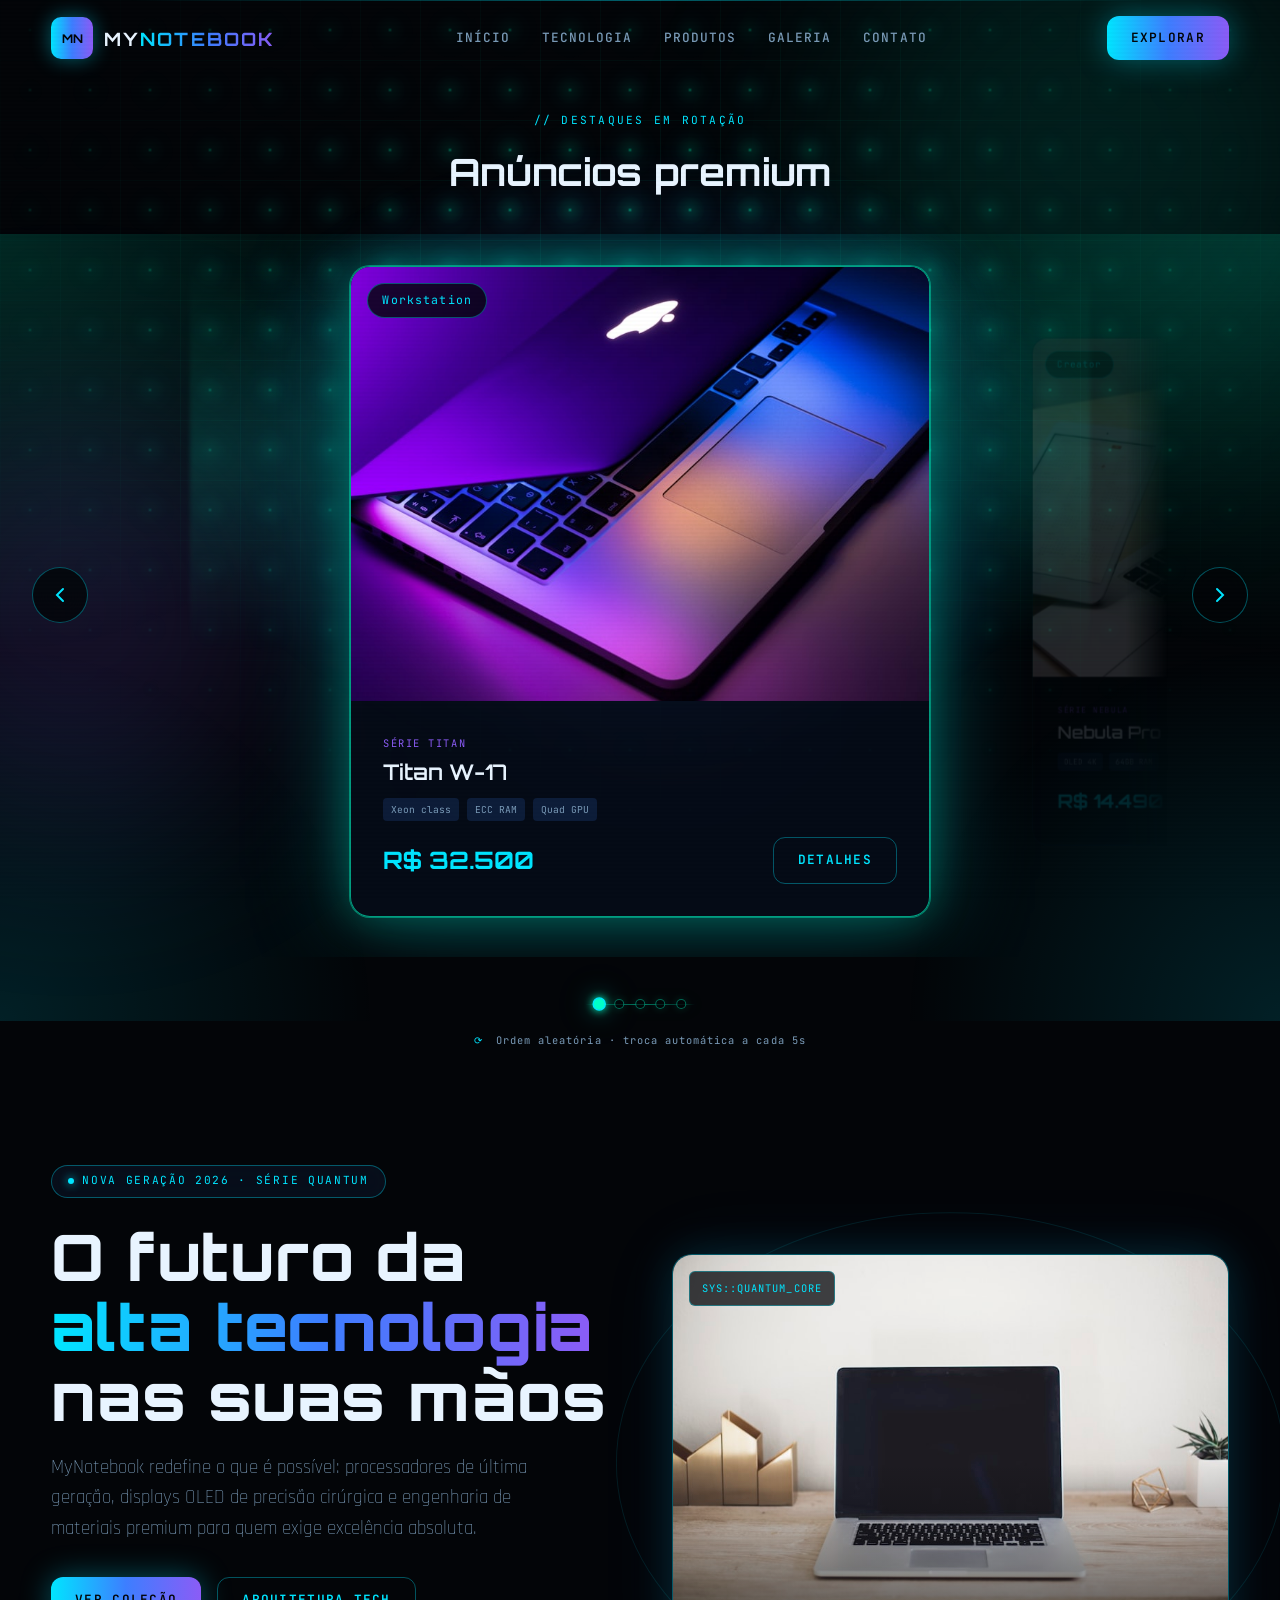
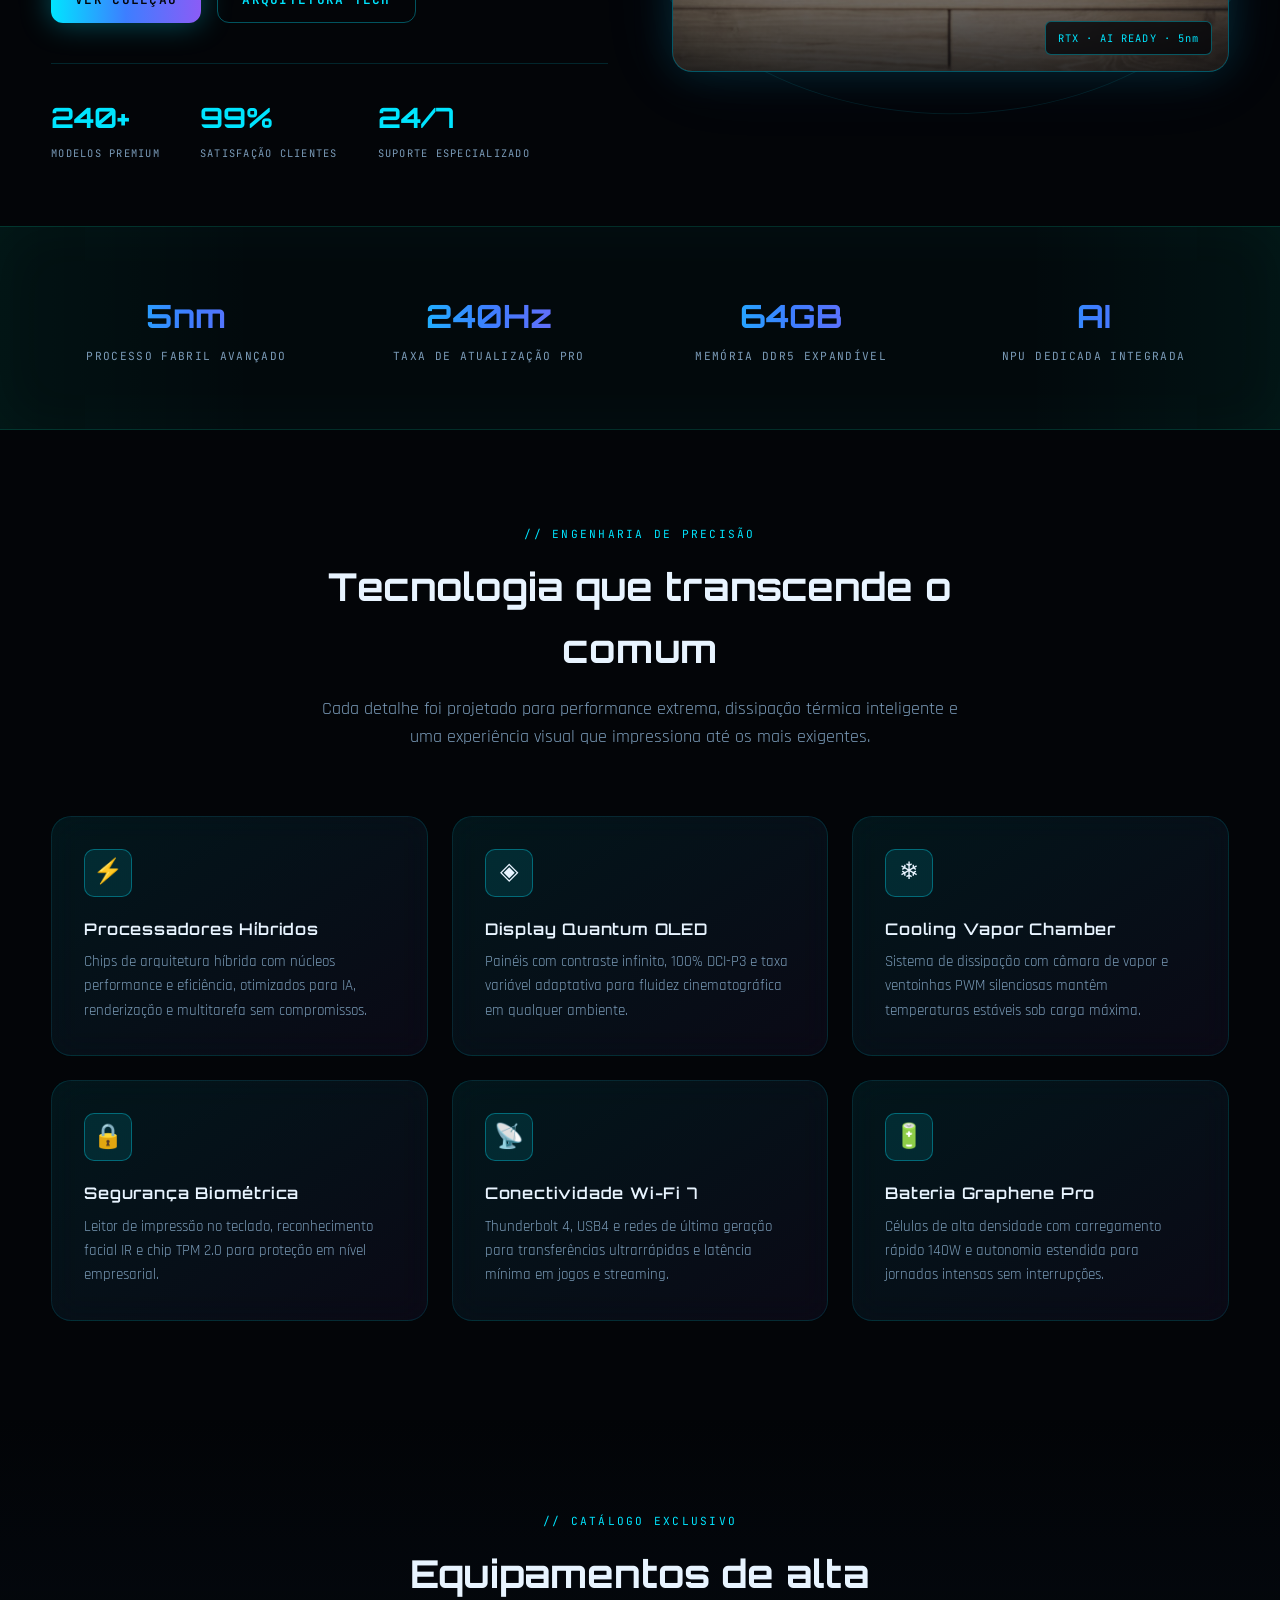
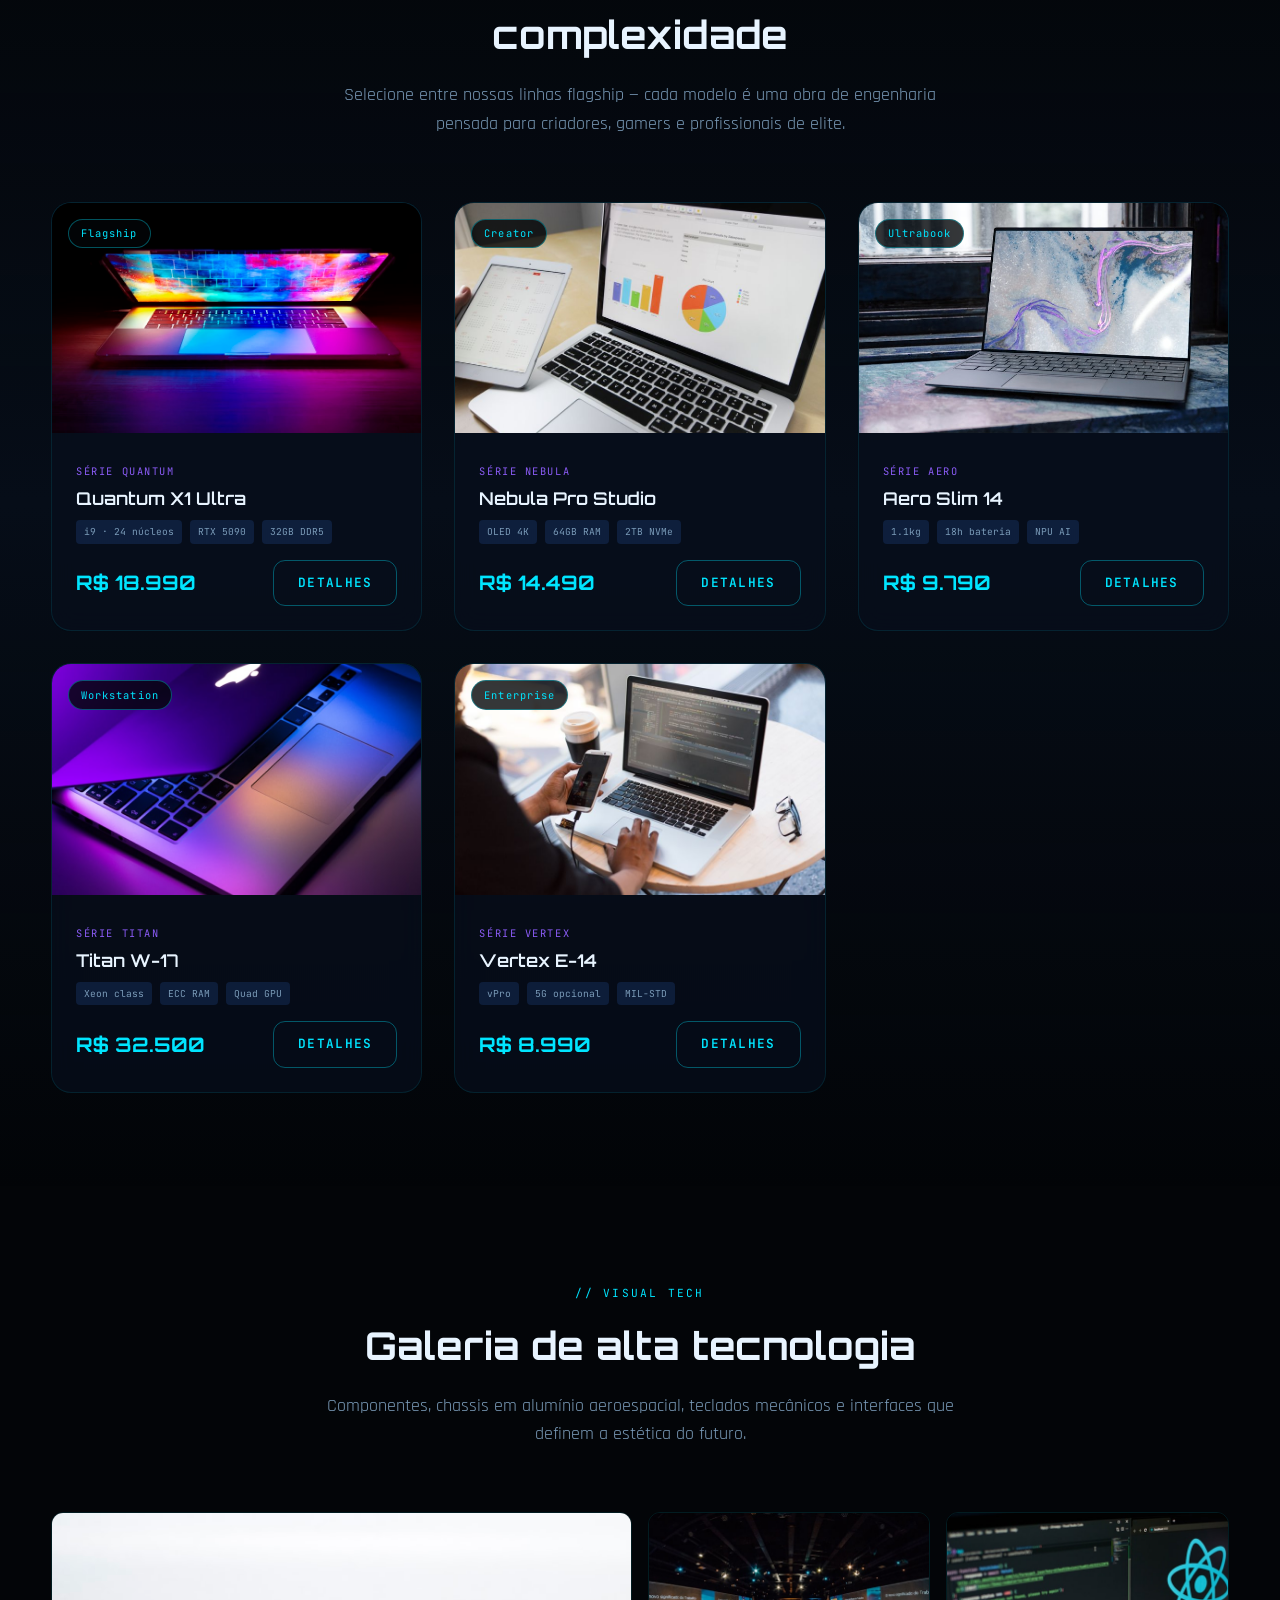
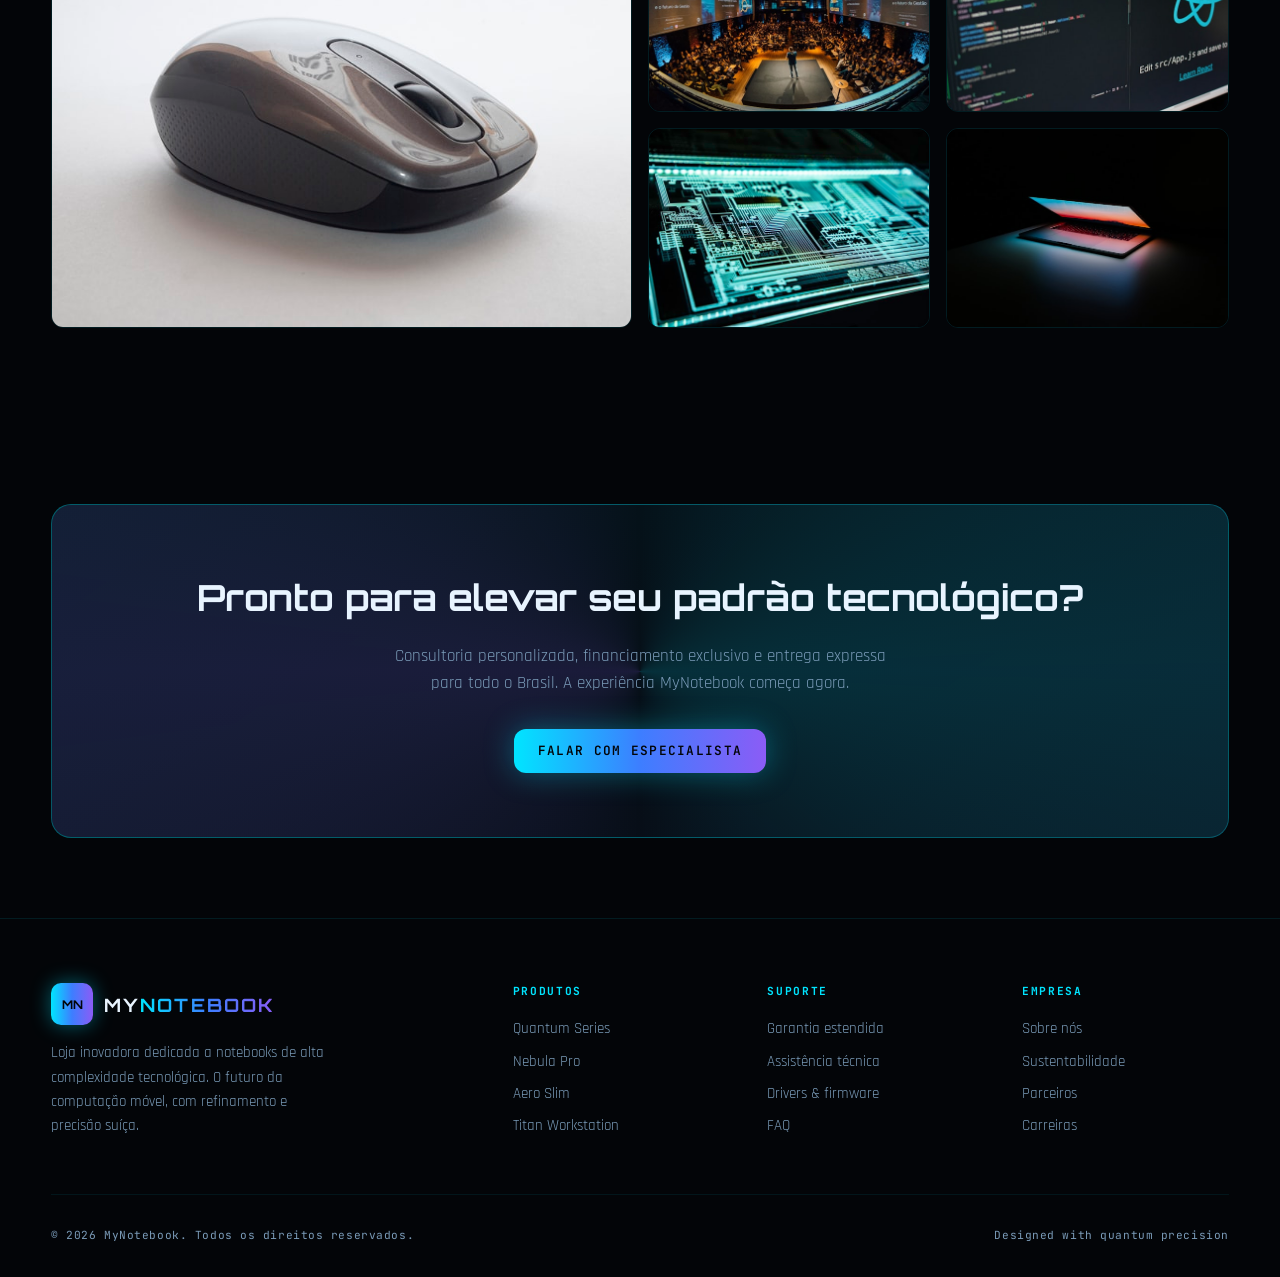
<file: index.html>
<!DOCTYPE html>
<html lang="pt-BR">
<head>
  <meta charset="UTF-8" />
  <meta name="viewport" content="width=device-width, initial-scale=1.0" />
  <meta name="description" content="MyNotebook — Loja inovadora de notebooks de alta performance, design futurista e tecnologia de ponta." />
  <title>MyNotebook | Alta Tecnologia em Notebooks</title>
  <link rel="icon" href="assets/favicon.svg" type="image/svg+xml" />
  <link rel="apple-touch-icon" href="assets/favicon.svg" />
  <link rel="preconnect" href="https://fonts.googleapis.com" />
  <link rel="preconnect" href="https://fonts.gstatic.com" crossorigin />
  <link href="https://fonts.googleapis.com/css2?family=JetBrains+Mono:wght@400;500;600&family=Orbitron:wght@500;600;700;800&family=Rajdhani:wght@300;400;500;600;700&display=swap" rel="stylesheet" />
  <link rel="stylesheet" href="css/styles.css" />
</head>
<body>
  <div class="bg-grid" aria-hidden="true"></div>
  <div class="bg-orb bg-orb--1" aria-hidden="true"></div>
  <div class="bg-orb bg-orb--2" aria-hidden="true"></div>
  <div class="bg-orb bg-orb--3" aria-hidden="true"></div>
  <div class="scanline" aria-hidden="true"></div>

  <header class="header">
    <div class="container header__inner">
      <a href="#" class="logo">
        <span class="logo__icon">MN</span>
        <span class="logo__text">My<span>Notebook</span></span>
      </a>
      <nav class="nav" aria-label="Principal">
        <a href="#inicio" class="nav__link">Início</a>
        <a href="#tecnologia" class="nav__link">Tecnologia</a>
        <a href="#produtos" class="nav__link">Produtos</a>
        <a href="#galeria" class="nav__link">Galeria</a>
        <a href="#contato" class="nav__link">Contato</a>
      </nav>
      <a href="#produtos" class="btn btn--primary">Explorar</a>
      <button class="menu-toggle" type="button" aria-label="Abrir menu" aria-expanded="false">
        <span></span><span></span><span></span>
      </button>
    </div>
  </header>

  <main>
    <!-- Carrossel de destaques (início do site) -->
    <section class="carousel-section" id="inicio" aria-label="Destaques em promoção">
      <div class="container">
        <header class="carousel-section__header reveal">
          <span class="section-tag">// Destaques em rotação</span>
          <h2 class="carousel-section__title">Anúncios <span class="gradient">premium</span></h2>
        </header>
      </div>

      <div class="carousel-section__showcase">
        <div class="carousel" data-carousel>
          <button type="button" class="carousel__btn carousel__btn--prev" aria-label="Anúncio anterior">
            <svg width="24" height="24" viewBox="0 0 24 24" fill="none" aria-hidden="true"><path d="M15 6l-6 6 6 6" stroke="currentColor" stroke-width="2" stroke-linecap="round"/></svg>
          </button>

          <div class="carousel__viewport">
            <div class="carousel__track">
              <div class="carousel__slide">
                <article class="product-card product-card--carousel">
                  <div class="product-card__image">
                    <span class="product-card__tag">Flagship</span>
                    <img src="assets/carrossel/quantum.jpg" alt="Quantum X1 Ultra" width="600" height="375" loading="eager" />
                  </div>
                  <div class="product-card__body">
                    <span class="product-card__series">Série Quantum</span>
                    <h3 class="product-card__name">Quantum X1 Ultra</h3>
                    <div class="product-card__specs">
                      <span class="spec-chip">i9 · 24 núcleos</span>
                      <span class="spec-chip">RTX 5090</span>
                      <span class="spec-chip">32GB DDR5</span>
                    </div>
                    <div class="product-card__footer">
                      <span class="product-card__price">R$ 18.990</span>
                      <a href="#produtos" class="btn btn--outline">Detalhes</a>
                    </div>
                  </div>
                </article>
              </div>
              <div class="carousel__slide">
                <article class="product-card product-card--carousel">
                  <div class="product-card__image">
                    <span class="product-card__tag">Workstation</span>
                    <img src="assets/carrossel/titan.jpg" alt="Titan W-17" width="600" height="375" loading="lazy" />
                  </div>
                  <div class="product-card__body">
                    <span class="product-card__series">Série Titan</span>
                    <h3 class="product-card__name">Titan W-17</h3>
                    <div class="product-card__specs">
                      <span class="spec-chip">Xeon class</span>
                      <span class="spec-chip">ECC RAM</span>
                      <span class="spec-chip">Quad GPU</span>
                    </div>
                    <div class="product-card__footer">
                      <span class="product-card__price">R$ 32.500</span>
                      <a href="#produtos" class="btn btn--outline">Detalhes</a>
                    </div>
                  </div>
                </article>
              </div>
              <div class="carousel__slide">
                <article class="product-card product-card--carousel">
                  <div class="product-card__image">
                    <span class="product-card__tag">Creator</span>
                    <img src="assets/carrossel/nebula.jpg" alt="Nebula Pro Studio — notebook creator moderno" width="600" height="375" loading="lazy" />
                  </div>
                  <div class="product-card__body">
                    <span class="product-card__series">Série Nebula</span>
                    <h3 class="product-card__name">Nebula Pro Studio</h3>
                    <div class="product-card__specs">
                      <span class="spec-chip">OLED 4K</span>
                      <span class="spec-chip">64GB RAM</span>
                      <span class="spec-chip">2TB NVMe</span>
                    </div>
                    <div class="product-card__footer">
                      <span class="product-card__price">R$ 14.490</span>
                      <a href="#produtos" class="btn btn--outline">Detalhes</a>
                    </div>
                  </div>
                </article>
              </div>
              <div class="carousel__slide">
                <article class="product-card product-card--carousel">
                  <div class="product-card__image">
                    <span class="product-card__tag">Ultrabook</span>
                    <img src="assets/carrossel/aero-slim.jpg" alt="Aero Slim 14 — ultrabook novo e moderno" width="600" height="375" loading="eager" />
                  </div>
                  <div class="product-card__body">
                    <span class="product-card__series">Série Aero</span>
                    <h3 class="product-card__name">Aero Slim 14</h3>
                    <div class="product-card__specs">
                      <span class="spec-chip">1.1kg</span>
                      <span class="spec-chip">18h bateria</span>
                      <span class="spec-chip">NPU AI</span>
                    </div>
                    <div class="product-card__footer">
                      <span class="product-card__price">R$ 9.790</span>
                      <a href="#produtos" class="btn btn--outline">Detalhes</a>
                    </div>
                  </div>
                </article>
              </div>
              <div class="carousel__slide">
                <article class="product-card product-card--carousel">
                  <div class="product-card__image">
                    <span class="product-card__tag">Enterprise</span>
                    <img src="assets/carrossel/vertex.jpg" alt="Vertex E-14 — notebook corporativo" width="600" height="375" loading="lazy" />
                  </div>
                  <div class="product-card__body">
                    <span class="product-card__series">Série Vertex</span>
                    <h3 class="product-card__name">Vertex E-14</h3>
                    <div class="product-card__specs">
                      <span class="spec-chip">vPro</span>
                      <span class="spec-chip">5G opcional</span>
                      <span class="spec-chip">MIL-STD</span>
                    </div>
                    <div class="product-card__footer">
                      <span class="product-card__price">R$ 8.990</span>
                      <a href="#produtos" class="btn btn--outline">Detalhes</a>
                    </div>
                  </div>
                </article>
              </div>
            </div>
          </div>

          <button type="button" class="carousel__btn carousel__btn--next" aria-label="Próximo anúncio">
            <svg width="24" height="24" viewBox="0 0 24 24" fill="none" aria-hidden="true"><path d="M9 6l6 6-6 6" stroke="currentColor" stroke-width="2" stroke-linecap="round"/></svg>
          </button>

          <div class="carousel__dots" role="tablist" aria-label="Selecionar anúncio"></div>
          <p class="carousel__hint">
            <span class="carousel__shuffle-icon">⟳</span>
            Ordem aleatória · troca automática a cada 5s
          </p>
        </div>
      </div>
    </section>

    <!-- Hero -->
    <section class="hero">
      <div class="container hero__grid">
        <div class="hero__content reveal">
          <div class="hero__badge">Nova geração 2026 · Série Quantum</div>
          <h1 class="hero__title">
            O futuro da<br />
            <span class="gradient">alta tecnologia</span><br />
            nas suas mãos
          </h1>
          <p class="hero__subtitle">
            MyNotebook redefine o que é possível: processadores de última geração,
            displays OLED de precisão cirúrgica e engenharia de materiais premium
            para quem exige excelência absoluta.
          </p>
          <div class="hero__actions">
            <a href="#produtos" class="btn btn--primary">Ver coleção</a>
            <a href="#tecnologia" class="btn btn--outline">Arquitetura tech</a>
          </div>
          <div class="hero__stats">
            <div class="stat">
              <div class="stat__value" data-count="240" data-suffix="+">0+</div>
              <div class="stat__label">Modelos premium</div>
            </div>
            <div class="stat">
              <div class="stat__value" data-count="99" data-suffix="%">0%</div>
              <div class="stat__label">Satisfação clientes</div>
            </div>
            <div class="stat">
              <div class="stat__value">24/7</div>
              <div class="stat__label">Suporte especializado</div>
            </div>
          </div>
        </div>
        <div class="hero__visual reveal">
          <div class="hero__ring" aria-hidden="true"></div>
          <div class="hero__frame">
            <span class="hero__hud hero__hud--tl">SYS::QUANTUM_CORE</span>
            <img
              src="assets/carrossel/hero.jpg"
              alt="Notebook futurista de alta performance em ambiente tecnológico"
              width="900"
              height="675"
              loading="eager"
            />
            <span class="hero__hud hero__hud--br">RTX · AI READY · 5nm</span>
          </div>
        </div>
      </div>
    </section>

    <!-- Specs band -->
    <div class="specs-band reveal">
      <div class="container specs-band__inner">
        <div class="specs-band__item">
          <h3>5nm</h3>
          <p>Processo fabril avançado</p>
        </div>
        <div class="specs-band__item">
          <h3>240Hz</h3>
          <p>Taxa de atualização pro</p>
        </div>
        <div class="specs-band__item">
          <h3>64GB</h3>
          <p>Memória DDR5 expandível</p>
        </div>
        <div class="specs-band__item">
          <h3>AI</h3>
          <p>NPU dedicada integrada</p>
        </div>
      </div>
    </div>

    <!-- Features / Tecnologia -->
    <section id="tecnologia">
      <div class="container">
        <header class="section-header reveal">
          <span class="section-tag">// Engenharia de precisão</span>
          <h2 class="section-title">Tecnologia que transcende o comum</h2>
          <p class="section-desc">
            Cada detalhe foi projetado para performance extrema, dissipação térmica
            inteligente e uma experiência visual que impressiona até os mais exigentes.
          </p>
        </header>
        <div class="features__grid">
          <article class="feature-card reveal">
            <div class="feature-card__icon">⚡</div>
            <h3 class="feature-card__title">Processadores Híbridos</h3>
            <p class="feature-card__text">
              Chips de arquitetura híbrida com núcleos performance e eficiência,
              otimizados para IA, renderização e multitarefa sem compromissos.
            </p>
          </article>
          <article class="feature-card reveal">
            <div class="feature-card__icon">◈</div>
            <h3 class="feature-card__title">Display Quantum OLED</h3>
            <p class="feature-card__text">
              Painéis com contraste infinito, 100% DCI-P3 e taxa variável adaptativa
              para fluidez cinematográfica em qualquer ambiente.
            </p>
          </article>
          <article class="feature-card reveal">
            <div class="feature-card__icon">❄</div>
            <h3 class="feature-card__title">Cooling Vapor Chamber</h3>
            <p class="feature-card__text">
              Sistema de dissipação com câmara de vapor e ventoinhas PWM silenciosas
              mantêm temperaturas estáveis sob carga máxima.
            </p>
          </article>
          <article class="feature-card reveal">
            <div class="feature-card__icon">🔒</div>
            <h3 class="feature-card__title">Segurança Biométrica</h3>
            <p class="feature-card__text">
              Leitor de impressão no teclado, reconhecimento facial IR e chip TPM 2.0
              para proteção em nível empresarial.
            </p>
          </article>
          <article class="feature-card reveal">
            <div class="feature-card__icon">📡</div>
            <h3 class="feature-card__title">Conectividade Wi-Fi 7</h3>
            <p class="feature-card__text">
              Thunderbolt 4, USB4 e redes de última geração para transferências
              ultrarrápidas e latência mínima em jogos e streaming.
            </p>
          </article>
          <article class="feature-card reveal">
            <div class="feature-card__icon">🔋</div>
            <h3 class="feature-card__title">Bateria Graphene Pro</h3>
            <p class="feature-card__text">
              Células de alta densidade com carregamento rápido 140W e autonomia
              estendida para jornadas intensas sem interrupções.
            </p>
          </article>
        </div>
      </div>
    </section>

    <!-- Produtos -->
    <section class="products" id="produtos">
      <div class="container">
        <header class="section-header reveal">
          <span class="section-tag">// Catálogo exclusivo</span>
          <h2 class="section-title">Equipamentos de alta complexidade</h2>
          <p class="section-desc">
            Selecione entre nossas linhas flagship — cada modelo é uma obra de
            engenharia pensada para criadores, gamers e profissionais de elite.
          </p>
        </header>
        <div class="products__grid">
          <article class="product-card reveal">
            <div class="product-card__image">
              <span class="product-card__tag">Flagship</span>
              <img
                src="assets/carrossel/quantum.jpg"
                alt="MyNotebook Quantum X1 — laptop gaming premium"
                width="600"
                height="375"
                loading="lazy"
              />
            </div>
            <div class="product-card__body">
              <span class="product-card__series">Série Quantum</span>
              <h3 class="product-card__name">Quantum X1 Ultra</h3>
              <div class="product-card__specs">
                <span class="spec-chip">i9 · 24 núcleos</span>
                <span class="spec-chip">RTX 5090</span>
                <span class="spec-chip">32GB DDR5</span>
              </div>
              <div class="product-card__footer">
                <span class="product-card__price">R$ 18.990</span>
                <a href="#" class="btn btn--outline">Detalhes</a>
              </div>
            </div>
          </article>
          <article class="product-card reveal">
            <div class="product-card__image">
              <span class="product-card__tag">Creator</span>
              <img
                src="assets/carrossel/nebula.jpg"
                alt="MyNotebook Nebula Pro — workstation criativa"
                width="600"
                height="375"
                loading="lazy"
              />
            </div>
            <div class="product-card__body">
              <span class="product-card__series">Série Nebula</span>
              <h3 class="product-card__name">Nebula Pro Studio</h3>
              <div class="product-card__specs">
                <span class="spec-chip">OLED 4K</span>
                <span class="spec-chip">64GB RAM</span>
                <span class="spec-chip">2TB NVMe</span>
              </div>
              <div class="product-card__footer">
                <span class="product-card__price">R$ 14.490</span>
                <a href="#" class="btn btn--outline">Detalhes</a>
              </div>
            </div>
          </article>
          <article class="product-card reveal">
            <div class="product-card__image">
              <span class="product-card__tag">Ultrabook</span>
              <img
                src="assets/carrossel/aero-slim.jpg"
                alt="MyNotebook Aero Slim — ultrabook fino e poderoso"
                width="600"
                height="375"
                loading="lazy"
              />
            </div>
            <div class="product-card__body">
              <span class="product-card__series">Série Aero</span>
              <h3 class="product-card__name">Aero Slim 14</h3>
              <div class="product-card__specs">
                <span class="spec-chip">1.1kg</span>
                <span class="spec-chip">18h bateria</span>
                <span class="spec-chip">NPU AI</span>
              </div>
              <div class="product-card__footer">
                <span class="product-card__price">R$ 9.790</span>
                <a href="#" class="btn btn--outline">Detalhes</a>
              </div>
            </div>
          </article>
          <article class="product-card reveal">
            <div class="product-card__image">
              <span class="product-card__tag">Workstation</span>
              <img
                src="assets/carrossel/titan.jpg"
                alt="MyNotebook Titan W — estação de trabalho móvel"
                width="600"
                height="375"
                loading="lazy"
              />
            </div>
            <div class="product-card__body">
              <span class="product-card__series">Série Titan</span>
              <h3 class="product-card__name">Titan W-17</h3>
              <div class="product-card__specs">
                <span class="spec-chip">Xeon class</span>
                <span class="spec-chip">ECC RAM</span>
                <span class="spec-chip">Quad GPU</span>
              </div>
              <div class="product-card__footer">
                <span class="product-card__price">R$ 32.500</span>
                <a href="#" class="btn btn--outline">Detalhes</a>
              </div>
            </div>
          </article>
          <article class="product-card reveal">
            <div class="product-card__image">
              <span class="product-card__tag">Enterprise</span>
              <img
                src="assets/carrossel/vertex.jpg"
                alt="MyNotebook Vertex E — notebook corporativo seguro"
                width="600"
                height="375"
                loading="lazy"
              />
            </div>
            <div class="product-card__body">
              <span class="product-card__series">Série Vertex</span>
              <h3 class="product-card__name">Vertex E-14</h3>
              <div class="product-card__specs">
                <span class="spec-chip">vPro</span>
                <span class="spec-chip">5G opcional</span>
                <span class="spec-chip">MIL-STD</span>
              </div>
              <div class="product-card__footer">
                <span class="product-card__price">R$ 8.990</span>
                <a href="#" class="btn btn--outline">Detalhes</a>
              </div>
            </div>
          </article>
        </div>
      </div>
    </section>

    <!-- Galeria -->
    <section id="galeria">
      <div class="container">
        <header class="section-header reveal">
          <span class="section-tag">// Visual tech</span>
          <h2 class="section-title">Galeria de alta tecnologia</h2>
          <p class="section-desc">
            Componentes, chassis em alumínio aeroespacial, teclados mecânicos
            e interfaces que definem a estética do futuro.
          </p>
        </header>
        <div class="gallery__grid">
          <div class="gallery__item gallery__item--large reveal">
            <img
              src="assets/galeria/setup.jpg"
              alt="Setup tecnológico com múltiplos monitores e notebook"
              loading="lazy"
            />
            <div class="gallery__overlay">
              <h4>Command Center</h4>
              <p>Estação de controle total</p>
            </div>
          </div>
          <div class="gallery__item reveal">
            <img
              src="assets/galeria/teclado.jpg"
              alt="Teclado mecânico RGB de notebook gamer"
              loading="lazy"
            />
            <div class="gallery__overlay">
              <h4>Periféricos Pro</h4>
              <p>Input de precisão</p>
            </div>
          </div>
          <div class="gallery__item reveal">
            <img
              src="assets/galeria/chip.jpg"
              alt="Circuitos e tecnologia de hardware avançado"
              loading="lazy"
            />
            <div class="gallery__overlay">
              <h4>Chip Architecture</h4>
              <p>Silício de última geração</p>
            </div>
          </div>
          <div class="gallery__item reveal">
            <img
              src="assets/galeria/neon.jpg"
              alt="Ambiente cyberpunk com iluminação neon tecnológica"
              loading="lazy"
            />
            <div class="gallery__overlay">
              <h4>Ambiente Neon</h4>
              <p>Design imersivo</p>
            </div>
          </div>
          <div class="gallery__item reveal">
            <img
              src="assets/galeria/display.jpg"
              alt="Notebook aberto com tela iluminada em destaque"
              loading="lazy"
            />
            <div class="gallery__overlay">
              <h4>Display Edge</h4>
              <p>Bordas infinitas</p>
            </div>
          </div>
        </div>
      </div>
    </section>

    <!-- CTA -->
    <section class="cta" id="contato">
      <div class="container">
        <div class="cta__box reveal">
          <div class="cta__content">
            <h2 class="cta__title">Pronto para elevar seu padrão tecnológico?</h2>
            <p class="cta__text">
              Consultoria personalizada, financiamento exclusivo e entrega expressa
              para todo o Brasil. A experiência MyNotebook começa agora.
            </p>
            <a href="mailto:contato@mynotebook.com.br" class="btn btn--primary">Falar com especialista</a>
          </div>
        </div>
      </div>
    </section>
  </main>

  <footer class="footer">
    <div class="container">
      <div class="footer__grid">
        <div class="footer__brand">
          <a href="#" class="logo">
            <span class="logo__icon">MN</span>
            <span class="logo__text">My<span>Notebook</span></span>
          </a>
          <p>
            Loja inovadora dedicada a notebooks de alta complexidade tecnológica.
            O futuro da computação móvel, com refinamento e precisão suíça.
          </p>
        </div>
        <div class="footer__col">
          <h4>Produtos</h4>
          <a href="#">Quantum Series</a>
          <a href="#">Nebula Pro</a>
          <a href="#">Aero Slim</a>
          <a href="#">Titan Workstation</a>
        </div>
        <div class="footer__col">
          <h4>Suporte</h4>
          <a href="#">Garantia estendida</a>
          <a href="#">Assistência técnica</a>
          <a href="#">Drivers &amp; firmware</a>
          <a href="#">FAQ</a>
        </div>
        <div class="footer__col">
          <h4>Empresa</h4>
          <a href="#">Sobre nós</a>
          <a href="#">Sustentabilidade</a>
          <a href="#">Parceiros</a>
          <a href="#">Carreiras</a>
        </div>
      </div>
      <div class="footer__bottom">
        <span>© 2026 MyNotebook. Todos os direitos reservados.</span>
        <span>Designed with quantum precision</span>
      </div>
    </div>
  </footer>

  <script src="js/main.js"></script>
</body>
</html>
</file>
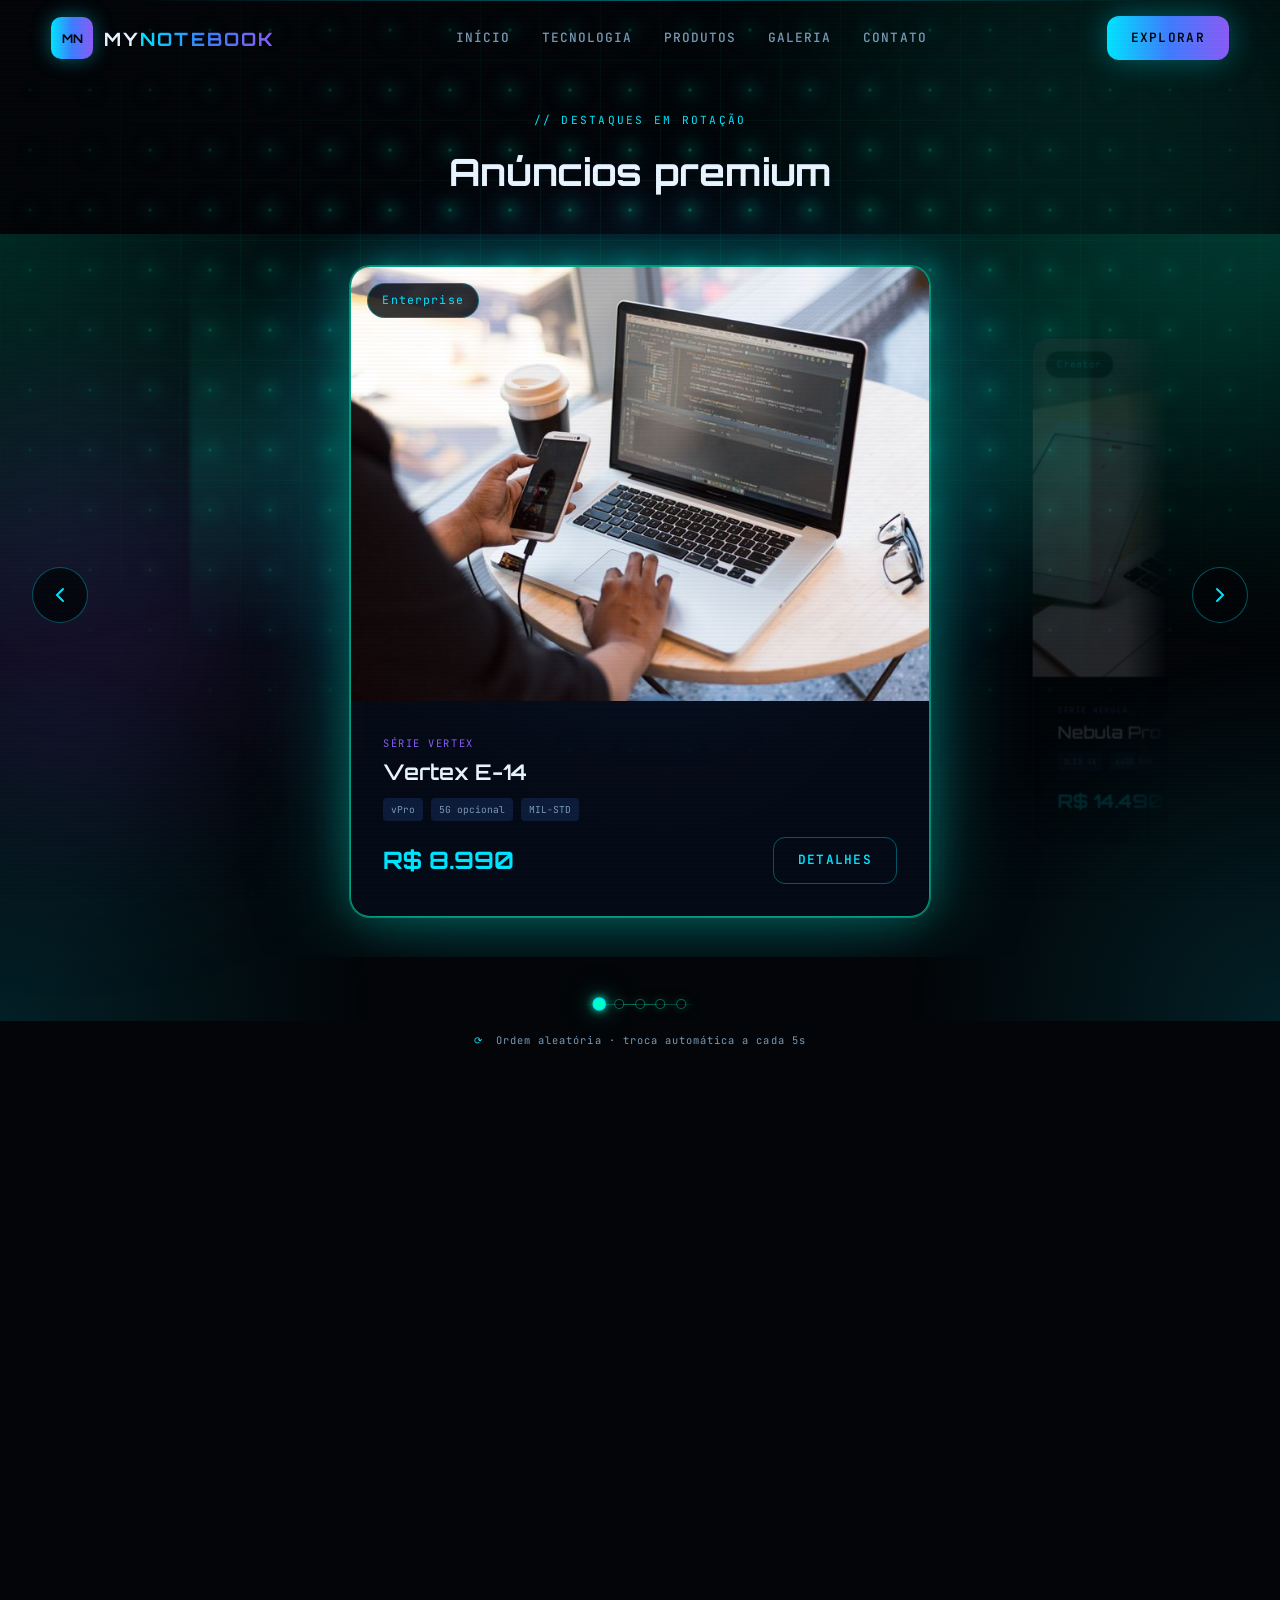
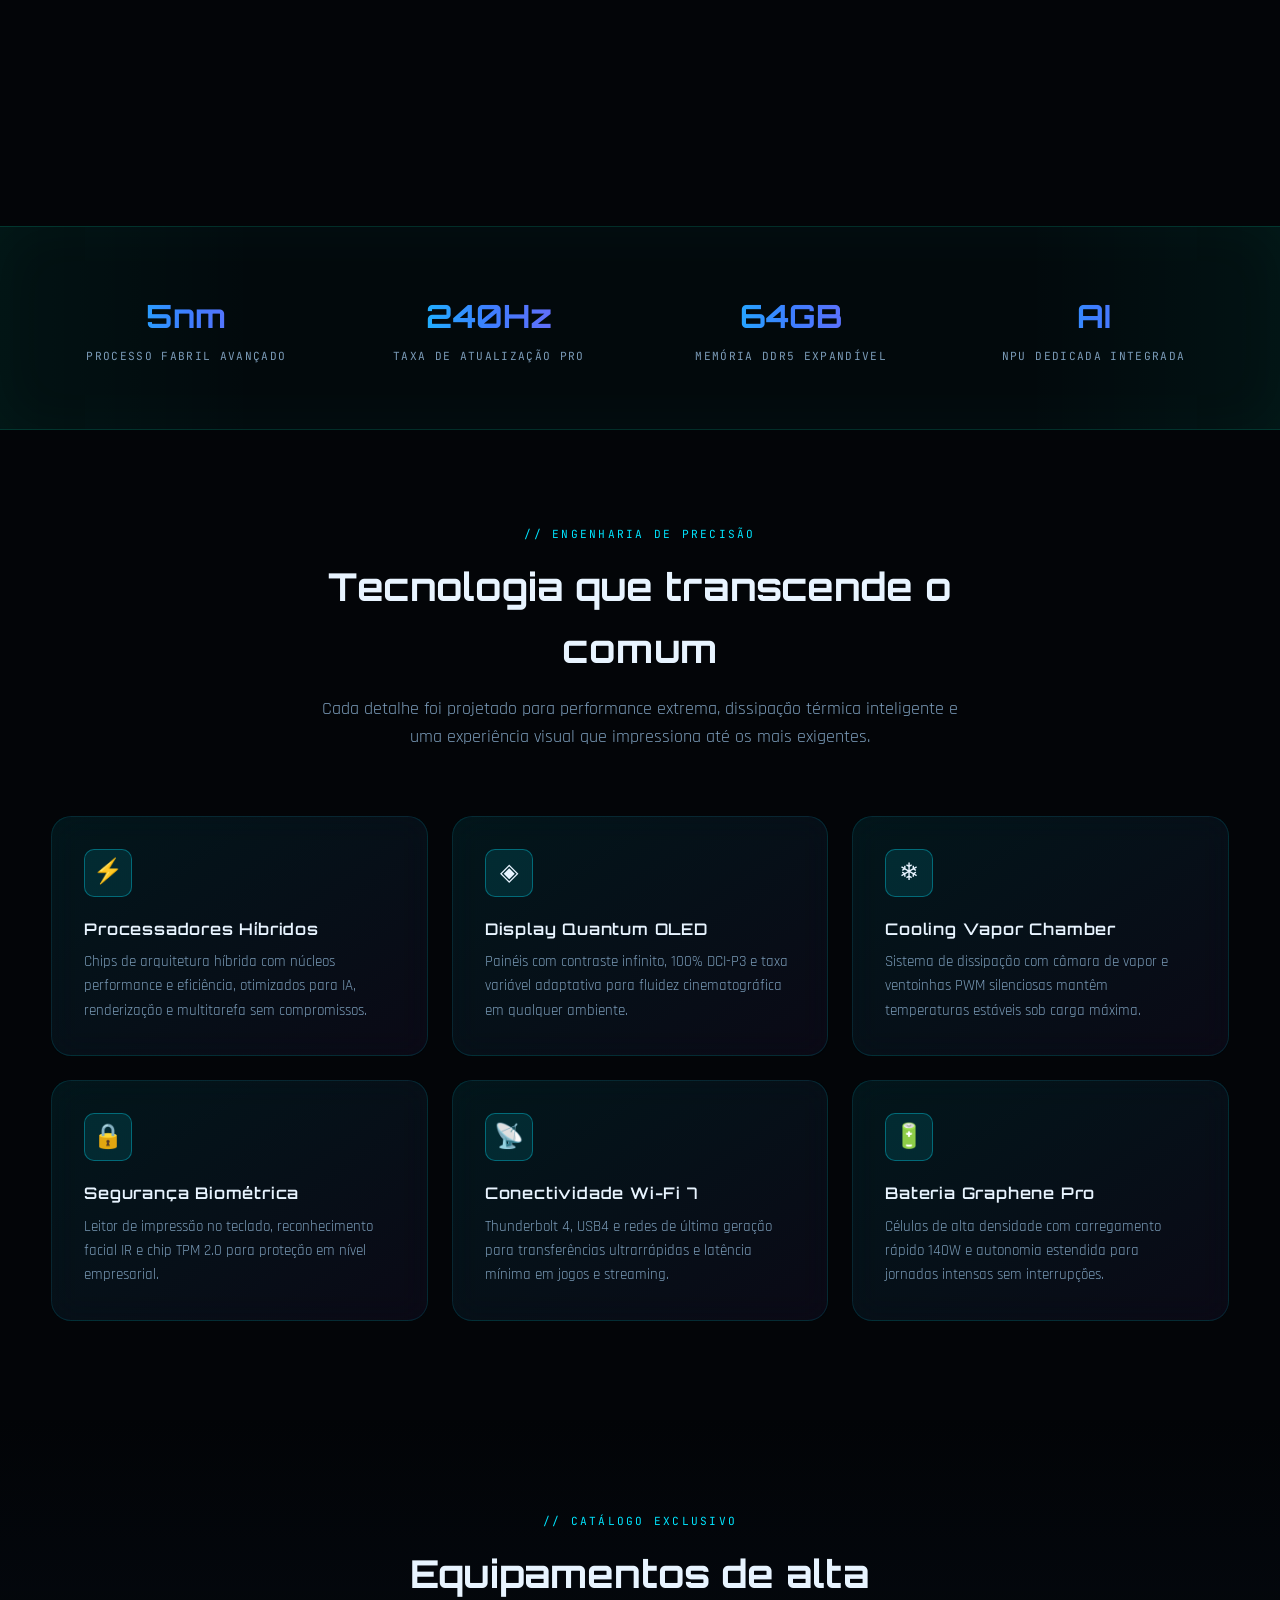
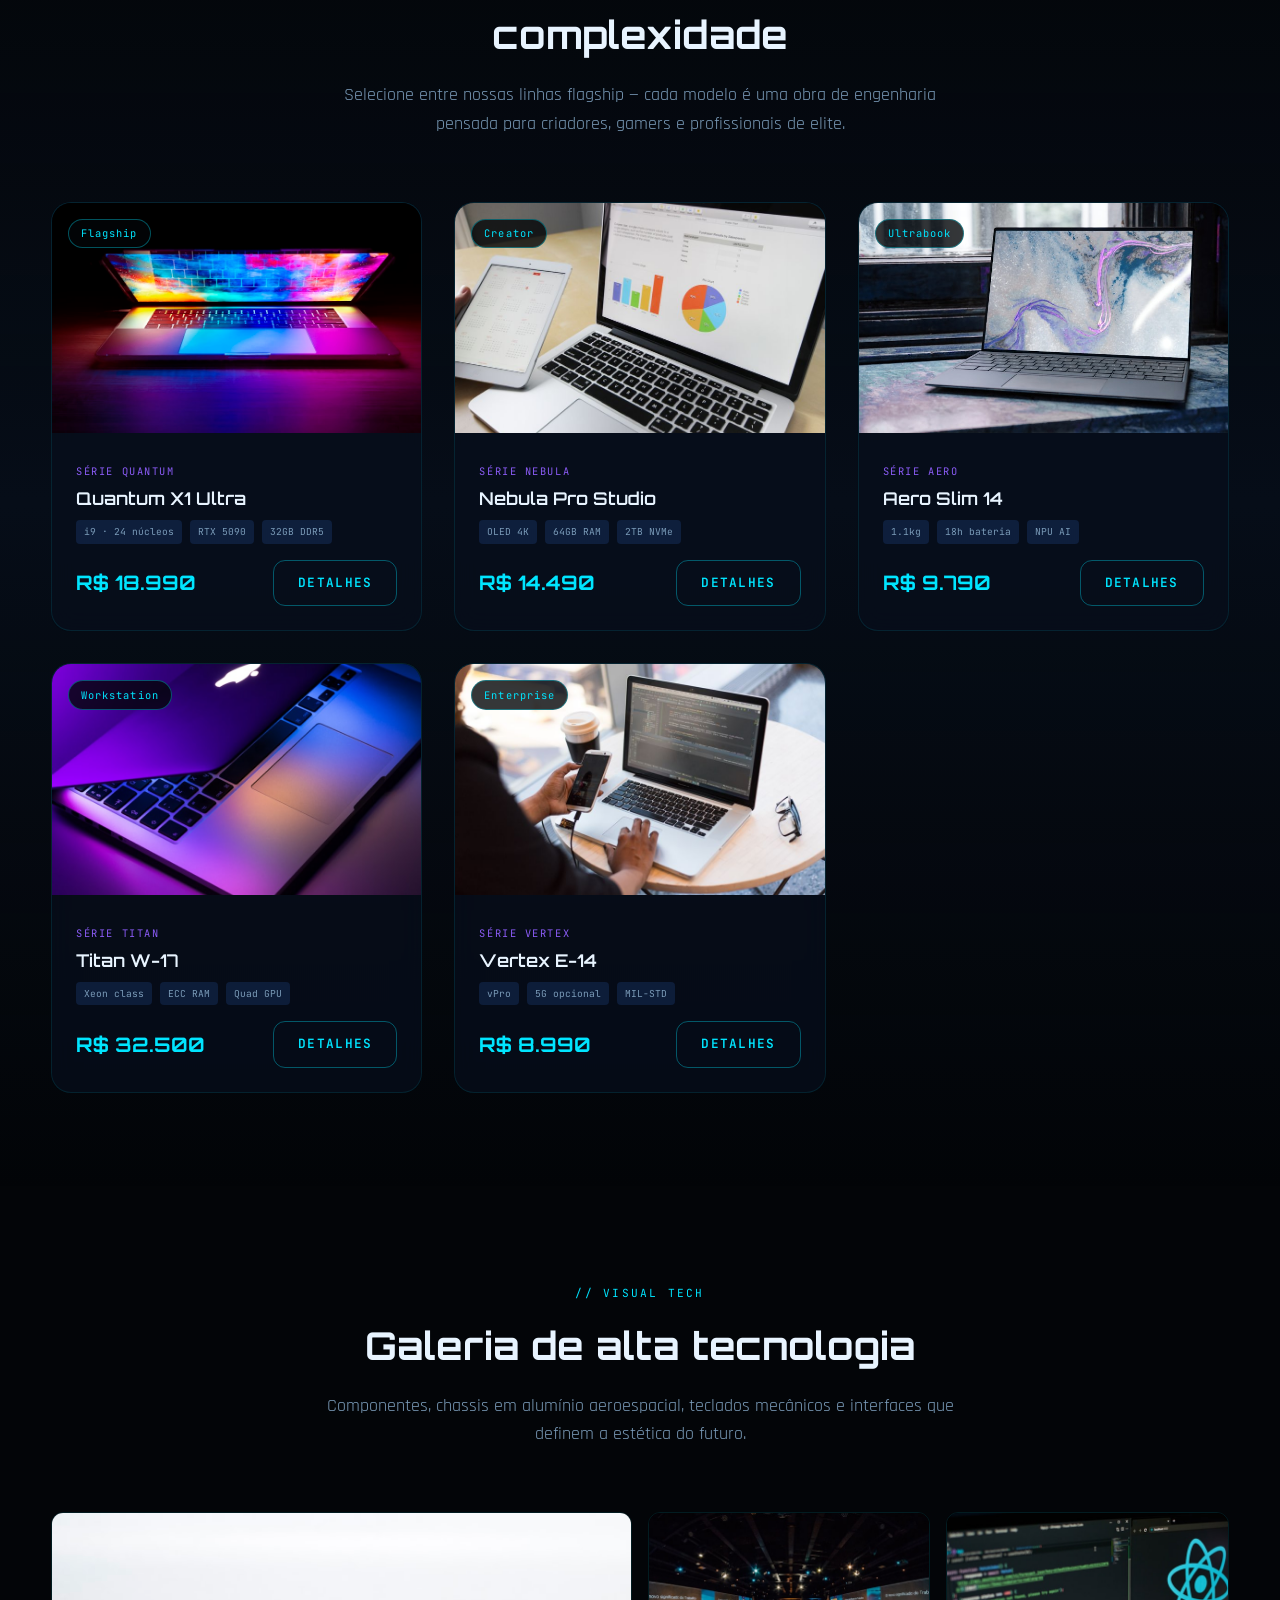
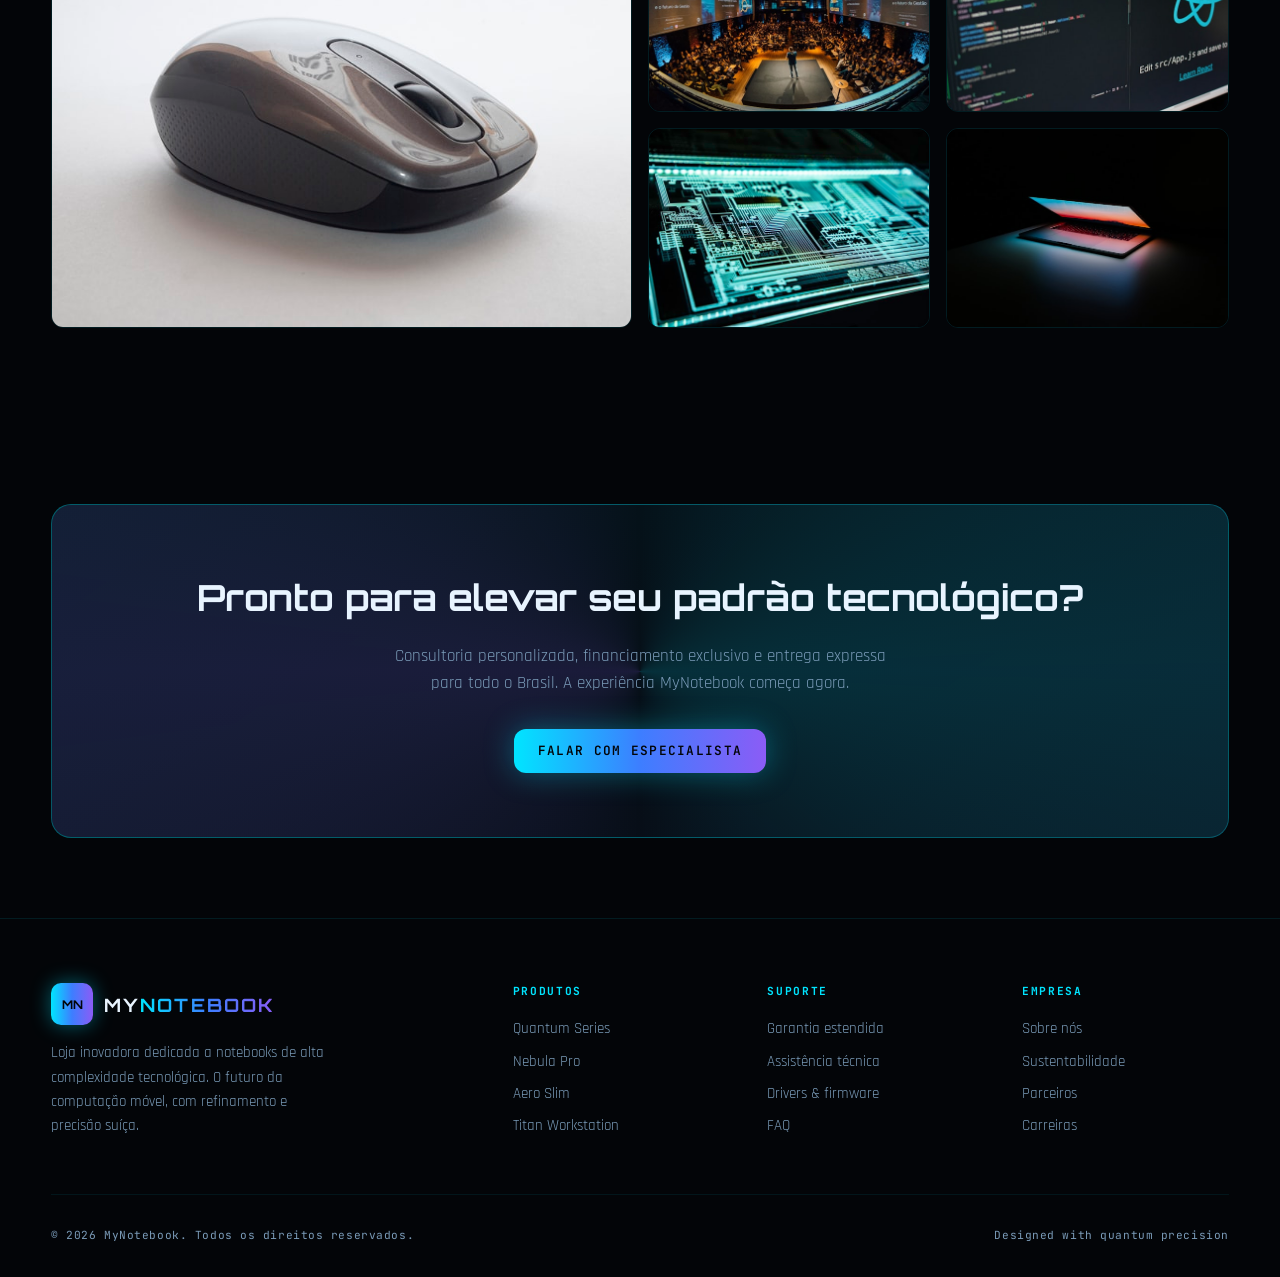
<file: iondex.html>
<!DOCTYPE html>
<html lang="pt-BR">
<head>
  <meta charset="UTF-8" />
  <meta http-equiv="refresh" content="0; url=index.html" />
  <title>Redirecionando — MyNotebook</title>
  <script>location.replace("index.html");</script>
</head>
<body>
  <p>Redirecionando para <a href="index.html">MyNotebook</a>...</p>
</body>
</html>
</file>
<file: css/styles.css>
/* MyNotebook — Design System Futurista */

:root {
  --bg-deep: #030508;
  --bg-panel: rgba(8, 14, 28, 0.72);
  --bg-glass: rgba(12, 22, 42, 0.55);
  --cyan: #00e5ff;
  --cyan-dim: #00b8d4;
  --green-glow: #00ffc8;
  --green-glow-dim: rgba(0, 255, 180, 0.45);
  --shadow-glow-deep: 0 0 20px rgba(0, 255, 200, 0.35), 0 0 50px rgba(0, 229, 255, 0.2), 0 0 90px rgba(0, 180, 255, 0.1);
  --electric: #3d7eff;
  --violet: #8b5cf6;
  --magenta: #d946ef;
  --gold: #fbbf24;
  --text-primary: #e8f4ff;
  --text-muted: #7a9bb8;
  --border-glow: rgba(0, 229, 255, 0.35);
  --gradient-hero: linear-gradient(135deg, #030508 0%, #0a1628 40%, #12103a 70%, #030508 100%);
  --gradient-accent: linear-gradient(90deg, var(--cyan), var(--electric), var(--violet));
  --gradient-card: linear-gradient(145deg, rgba(0, 229, 255, 0.08), rgba(139, 92, 246, 0.06));
  --font-display: "Orbitron", sans-serif;
  --font-body: "Rajdhani", sans-serif;
  --font-mono: "JetBrains Mono", monospace;
  --radius: 12px;
  --radius-lg: 20px;
  --shadow-neon: 0 0 40px rgba(0, 229, 255, 0.15), 0 0 80px rgba(61, 126, 255, 0.08);
  --transition: 0.35s cubic-bezier(0.4, 0, 0.2, 1);
}

*,
*::before,
*::after {
  box-sizing: border-box;
  margin: 0;
  padding: 0;
}

html {
  scroll-behavior: smooth;
}

body {
  font-family: var(--font-body);
  font-weight: 400;
  font-size: 1.05rem;
  line-height: 1.6;
  color: var(--text-primary);
  background: var(--bg-deep);
  overflow-x: hidden;
  min-height: 100vh;
}

/* Grid de fundo tecnológico — linhas + pontos com sombra verde-ciano */
.bg-grid {
  position: fixed;
  inset: 0;
  z-index: -3;
  background-image:
    radial-gradient(circle at center, var(--green-glow-dim) 0, rgba(0, 255, 200, 0.12) 1.5px, transparent 2.5px),
    linear-gradient(rgba(0, 255, 200, 0.06) 1px, transparent 1px),
    linear-gradient(90deg, rgba(0, 255, 200, 0.06) 1px, transparent 1px);
  background-size: 60px 60px, 60px 60px, 60px 60px;
  mask-image: radial-gradient(ellipse 85% 75% at 50% 35%, black 15%, transparent 78%);
}

.bg-grid::after {
  content: "";
  position: absolute;
  inset: 0;
  background-image: radial-gradient(
    circle at 50% 50%,
    rgba(0, 255, 200, 0.35) 0,
    rgba(0, 229, 255, 0.08) 35%,
    transparent 70%
  );
  background-size: 60px 60px;
  background-position: 0 0;
  opacity: 0.55;
  filter: blur(0.5px);
  mask-image: radial-gradient(ellipse 90% 80% at 50% 40%, black 10%, transparent 75%);
}

.bg-orb {
  position: fixed;
  border-radius: 50%;
  filter: blur(100px);
  z-index: -2;
  pointer-events: none;
  animation: orb-float 18s ease-in-out infinite;
}

.bg-orb--1 {
  width: 500px;
  height: 500px;
  background: rgba(0, 255, 200, 0.1);
  box-shadow: 0 0 120px rgba(0, 255, 200, 0.08);
  top: -10%;
  right: -5%;
}

.bg-orb--2 {
  width: 400px;
  height: 400px;
  background: rgba(139, 92, 246, 0.15);
  bottom: 10%;
  left: -10%;
  animation-delay: -6s;
}

.bg-orb--3 {
  width: 300px;
  height: 300px;
  background: rgba(61, 126, 255, 0.1);
  top: 50%;
  left: 40%;
  animation-delay: -12s;
}

@keyframes orb-float {
  0%, 100% { transform: translate(0, 0) scale(1); }
  33% { transform: translate(30px, -20px) scale(1.05); }
  66% { transform: translate(-20px, 30px) scale(0.95); }
}

/* Scan line sutil */
.scanline {
  position: fixed;
  inset: 0;
  z-index: 9999;
  pointer-events: none;
  background: repeating-linear-gradient(
    0deg,
    transparent,
    transparent 2px,
    rgba(0, 0, 0, 0.03) 2px,
    rgba(0, 0, 0, 0.03) 4px
  );
  opacity: 0.4;
}

.container {
  width: min(1200px, 92vw);
  margin-inline: auto;
}

/* Header */
.header {
  position: fixed;
  top: 0;
  left: 0;
  right: 0;
  z-index: 1000;
  padding: 1rem 0;
  transition: var(--transition);
}

.header.scrolled {
  background: rgba(3, 5, 8, 0.85);
  backdrop-filter: blur(20px);
  border-bottom: 1px solid var(--border-glow);
  box-shadow: var(--shadow-neon);
}

.header__inner {
  display: flex;
  align-items: center;
  justify-content: space-between;
  gap: 2rem;
}

.logo {
  display: flex;
  align-items: center;
  gap: 0.65rem;
  text-decoration: none;
  color: inherit;
}

.logo__icon {
  width: 42px;
  height: 42px;
  display: grid;
  place-items: center;
  background: var(--gradient-accent);
  border-radius: 10px;
  font-family: var(--font-display);
  font-weight: 700;
  font-size: 0.75rem;
  color: var(--bg-deep);
  box-shadow: 0 0 20px rgba(0, 229, 255, 0.4);
}

.logo__text {
  font-family: var(--font-display);
  font-weight: 700;
  font-size: 1.15rem;
  letter-spacing: 0.12em;
  text-transform: uppercase;
}

.logo__text span {
  background: var(--gradient-accent);
  -webkit-background-clip: text;
  background-clip: text;
  -webkit-text-fill-color: transparent;
}

.nav {
  display: flex;
  align-items: center;
  gap: 2rem;
}

.nav__link {
  font-family: var(--font-mono);
  font-size: 0.8rem;
  font-weight: 500;
  letter-spacing: 0.08em;
  text-transform: uppercase;
  color: var(--text-muted);
  text-decoration: none;
  transition: var(--transition);
  position: relative;
}

.nav__link::after {
  content: "";
  position: absolute;
  bottom: -4px;
  left: 0;
  width: 0;
  height: 2px;
  background: var(--gradient-accent);
  transition: var(--transition);
}

.nav__link:hover {
  color: var(--cyan);
}

.nav__link:hover::after {
  width: 100%;
}

.btn {
  display: inline-flex;
  align-items: center;
  justify-content: center;
  gap: 0.5rem;
  padding: 0.75rem 1.5rem;
  font-family: var(--font-mono);
  font-size: 0.8rem;
  font-weight: 600;
  letter-spacing: 0.1em;
  text-transform: uppercase;
  text-decoration: none;
  border: none;
  cursor: pointer;
  border-radius: var(--radius);
  transition: var(--transition);
}

.btn--primary {
  background: var(--gradient-accent);
  color: var(--bg-deep);
  box-shadow: 0 0 30px rgba(0, 229, 255, 0.35);
}

.btn--primary:hover {
  transform: translateY(-2px);
  box-shadow: 0 0 50px rgba(0, 229, 255, 0.5);
}

.btn--outline {
  background: transparent;
  color: var(--cyan);
  border: 1px solid var(--border-glow);
}

.btn--outline:hover {
  background: rgba(0, 229, 255, 0.08);
  border-color: var(--cyan);
}

.menu-toggle {
  display: none;
  flex-direction: column;
  gap: 5px;
  background: none;
  border: none;
  cursor: pointer;
  padding: 4px;
}

.menu-toggle span {
  width: 24px;
  height: 2px;
  background: var(--cyan);
  transition: var(--transition);
}

/* Carrossel (início do site — destaque principal) */
.carousel-section {
  padding: 7rem 0 4rem;
  position: relative;
  overflow: hidden;
  min-height: min(92vh, 920px);
  display: flex;
  flex-direction: column;
  justify-content: center;
}

.carousel-section::before {
  content: "";
  position: absolute;
  top: 0;
  left: 50%;
  transform: translateX(-50%);
  width: 80%;
  height: 1px;
  background: linear-gradient(90deg, transparent, var(--cyan), transparent);
  opacity: 0.4;
}

.carousel-section::after {
  content: "";
  position: absolute;
  top: 42%;
  left: 50%;
  transform: translate(-50%, -50%);
  width: min(900px, 95vw);
  height: min(620px, 70vh);
  background:
    radial-gradient(ellipse at 0% 50%, rgba(0, 255, 200, 0.12) 0%, transparent 45%),
    radial-gradient(ellipse at 100% 50%, rgba(0, 255, 200, 0.12) 0%, transparent 45%),
    radial-gradient(
      ellipse at center,
      rgba(0, 255, 200, 0.18) 0%,
      rgba(0, 229, 255, 0.1) 35%,
      rgba(61, 126, 255, 0.05) 55%,
      transparent 72%
    );
  pointer-events: none;
  z-index: 0;
  animation: carousel-glow 6s ease-in-out infinite alternate;
  filter: blur(2px);
}

/* Cantos da seção — sombra verde até as pontas */
.carousel-section__showcase::before {
  content: "";
  position: absolute;
  inset: 0;
  background:
    radial-gradient(circle at 0% 0%, rgba(0, 255, 200, 0.15) 0%, transparent 28%),
    radial-gradient(circle at 100% 0%, rgba(0, 255, 200, 0.15) 0%, transparent 28%),
    radial-gradient(circle at 0% 100%, rgba(0, 229, 255, 0.12) 0%, transparent 25%),
    radial-gradient(circle at 100% 100%, rgba(0, 229, 255, 0.12) 0%, transparent 25%);
  pointer-events: none;
  z-index: 0;
}

@keyframes carousel-glow {
  from { opacity: 0.7; transform: translate(-50%, -50%) scale(0.95); }
  to { opacity: 1; transform: translate(-50%, -50%) scale(1.05); }
}

.carousel-section .container {
  position: relative;
  z-index: 1;
}

.carousel-section__header {
  text-align: center;
  margin-bottom: 2rem;
}

.carousel-section__title {
  font-family: var(--font-display);
  font-size: clamp(1.75rem, 3.5vw, 2.35rem);
  font-weight: 700;
}

.carousel-section__showcase {
  position: relative;
  z-index: 1;
  width: 100%;
  max-width: 1520px;
  margin-inline: auto;
  padding-inline: clamp(0.5rem, 3vw, 2rem);
  isolation: isolate;
}

.carousel {
  position: relative;
  z-index: 2;
  display: flex;
  align-items: center;
  gap: clamp(0.75rem, 2vw, 1.5rem);
  padding-bottom: 4rem;
}

.carousel__viewport {
  flex: 1;
  overflow: hidden;
  padding: 2rem 0 2.5rem;
  mask-image: linear-gradient(90deg, transparent, black 4%, black 96%, transparent);
}

.carousel__track {
  display: flex;
  align-items: stretch;
  gap: clamp(1.5rem, 3vw, 2.5rem);
  transition: transform 0.6s cubic-bezier(0.4, 0, 0.2, 1);
  will-change: transform;
}

.carousel__slide {
  flex: 0 0 min(580px, 90vw);
  display: flex;
  justify-content: center;
  opacity: 0.22;
  transform: scale(0.78);
  filter: blur(1px) brightness(0.65);
  transition:
    opacity 0.6s ease,
    transform 0.6s ease,
    filter 0.6s ease;
}

.carousel__slide.is-active {
  opacity: 1;
  transform: scale(1);
  filter: none;
  z-index: 2;
}

.carousel__fullcard-link {
  display: block;
  text-decoration: none;
  border-radius: calc(var(--radius-lg) + 4px);
  overflow: hidden;
  border: 1px solid rgba(0, 229, 255, 0.2);
  box-shadow: var(--shadow-neon);
  transition: var(--transition);
}

.carousel__slide.is-active .carousel__fullcard-link,
.carousel__slide.is-active .product-card--carousel {
  border-color: rgba(0, 255, 200, 0.6);
  box-shadow:
    0 0 0 1px rgba(0, 255, 200, 0.4),
    0 0 40px rgba(0, 255, 200, 0.25),
    0 0 100px rgba(0, 229, 255, 0.35),
    0 30px 70px rgba(0, 0, 0, 0.55);
}

.carousel__fullcard-link,
.product-card--carousel {
  position: relative;
}

.carousel__fullcard {
  display: block;
  width: 100%;
  height: auto;
  vertical-align: middle;
}

.product-card--carousel {
  width: 100%;
  max-width: 580px;
  margin-inline: auto;
  overflow: visible;
}

.carousel__slide.is-active .product-card--carousel {
  overflow: hidden;
}

.product-card--carousel .product-card__image {
  aspect-ratio: 4 / 3;
}

.product-card--carousel .product-card__image img {
  min-height: 280px;
}

.product-card--carousel .product-card__body {
  padding: 1.75rem 2rem 2rem;
}

.product-card--carousel .product-card__name {
  font-size: 1.35rem;
}

.product-card--carousel .product-card__price {
  font-size: 1.5rem;
}

.product-card--carousel .product-card__tag {
  font-size: 0.72rem;
  padding: 0.45rem 0.9rem;
}

.product-card--carousel:hover {
  transform: none;
}

.carousel__btn {
  flex-shrink: 0;
  width: 56px;
  height: 56px;
  display: grid;
  place-items: center;
  border: 1px solid var(--border-glow);
  border-radius: 50%;
  background: rgba(3, 5, 8, 0.8);
  color: var(--cyan);
  cursor: pointer;
  transition: var(--transition);
  backdrop-filter: blur(12px);
  z-index: 2;
}

.carousel__btn:hover {
  background: rgba(0, 229, 255, 0.12);
  box-shadow: 0 0 24px rgba(0, 229, 255, 0.3);
  transform: scale(1.05);
}

.carousel__btn:disabled {
  opacity: 0.35;
  cursor: not-allowed;
  transform: none;
}

.carousel__dots {
  position: absolute;
  bottom: 0;
  left: 50%;
  transform: translateX(-50%);
  display: flex;
  align-items: center;
  gap: 0.65rem;
  padding: 0.75rem 1.25rem;
}

.carousel__dots::before {
  content: "";
  position: absolute;
  left: 8%;
  right: 8%;
  top: 50%;
  height: 1px;
  background: linear-gradient(
    90deg,
    transparent 0%,
    rgba(0, 255, 200, 0.15) 8%,
    rgba(0, 255, 200, 0.45) 50%,
    rgba(0, 255, 200, 0.15) 92%,
    transparent 100%
  );
  box-shadow: 0 0 20px rgba(0, 255, 200, 0.25), 0 0 40px rgba(0, 229, 255, 0.1);
  z-index: 0;
}

.carousel__dot {
  position: relative;
  z-index: 1;
  width: 10px;
  height: 10px;
  border-radius: 50%;
  border: 1px solid rgba(0, 255, 200, 0.4);
  background: rgba(3, 5, 8, 0.6);
  cursor: pointer;
  padding: 0;
  transition: var(--transition);
  box-shadow: 0 0 8px rgba(0, 255, 200, 0.15);
}

.carousel__dot.is-active,
.carousel__dot:hover {
  background: var(--green-glow);
  border-color: var(--cyan);
  box-shadow:
    0 0 6px var(--green-glow),
    0 0 18px rgba(0, 255, 200, 0.55),
    0 0 36px rgba(0, 229, 255, 0.25);
  transform: scale(1.35);
}

.carousel__hint {
  position: absolute;
  bottom: -1.75rem;
  left: 50%;
  transform: translateX(-50%);
  font-family: var(--font-mono);
  font-size: 0.65rem;
  letter-spacing: 0.1em;
  color: var(--text-muted);
  white-space: nowrap;
}

.carousel__shuffle-icon {
  color: var(--cyan);
  margin-right: 0.35rem;
}

/* Hero */
.hero {
  min-height: auto;
  display: flex;
  align-items: center;
  padding: 5rem 0 4rem;
  position: relative;
}

.hero__grid {
  display: grid;
  grid-template-columns: 1fr 1fr;
  gap: 4rem;
  align-items: center;
}

.hero__badge {
  display: inline-flex;
  align-items: center;
  gap: 0.5rem;
  padding: 0.4rem 1rem;
  margin-bottom: 1.5rem;
  font-family: var(--font-mono);
  font-size: 0.7rem;
  letter-spacing: 0.15em;
  text-transform: uppercase;
  color: var(--cyan);
  background: var(--bg-glass);
  border: 1px solid var(--border-glow);
  border-radius: 100px;
  backdrop-filter: blur(12px);
}

.hero__badge::before {
  content: "";
  width: 6px;
  height: 6px;
  background: var(--cyan);
  border-radius: 50%;
  box-shadow: 0 0 10px var(--cyan);
  animation: pulse 2s ease infinite;
}

@keyframes pulse {
  0%, 100% { opacity: 1; }
  50% { opacity: 0.4; }
}

.hero__title {
  font-family: var(--font-display);
  font-weight: 800;
  font-size: clamp(2.5rem, 5vw, 4rem);
  line-height: 1.1;
  letter-spacing: 0.02em;
  margin-bottom: 1.25rem;
}

.hero__title .gradient {
  background: var(--gradient-accent);
  -webkit-background-clip: text;
  background-clip: text;
  -webkit-text-fill-color: transparent;
}

.hero__subtitle {
  font-size: 1.2rem;
  color: var(--text-muted);
  max-width: 480px;
  margin-bottom: 2rem;
  font-weight: 300;
}

.hero__stats {
  display: flex;
  gap: 2.5rem;
  margin-top: 2.5rem;
  padding-top: 2rem;
  border-top: 1px solid rgba(0, 229, 255, 0.15);
}

.stat__value {
  font-family: var(--font-display);
  font-size: 1.75rem;
  font-weight: 700;
  color: var(--cyan);
}

.stat__label {
  font-family: var(--font-mono);
  font-size: 0.65rem;
  letter-spacing: 0.12em;
  text-transform: uppercase;
  color: var(--text-muted);
  margin-top: 0.25rem;
}

.hero__actions {
  display: flex;
  flex-wrap: wrap;
  gap: 1rem;
}

.hero__visual {
  position: relative;
}

.hero__frame {
  position: relative;
  border-radius: var(--radius-lg);
  overflow: hidden;
  border: 1px solid var(--border-glow);
  box-shadow: var(--shadow-neon);
  background: var(--bg-panel);
}

.hero__frame::before {
  content: "";
  position: absolute;
  inset: 0;
  background: linear-gradient(180deg, transparent 50%, rgba(3, 5, 8, 0.8) 100%);
  z-index: 1;
  pointer-events: none;
}

.hero__frame img {
  width: 100%;
  height: auto;
  display: block;
  aspect-ratio: 4/3;
  object-fit: cover;
}

.hero__hud {
  position: absolute;
  z-index: 2;
  font-family: var(--font-mono);
  font-size: 0.65rem;
  letter-spacing: 0.1em;
  color: var(--cyan);
  padding: 0.5rem 0.75rem;
  background: rgba(3, 5, 8, 0.75);
  border: 1px solid var(--border-glow);
  border-radius: 6px;
  backdrop-filter: blur(8px);
}

.hero__hud--tl { top: 1rem; left: 1rem; }
.hero__hud--br { bottom: 1rem; right: 1rem; }

.hero__ring {
  position: absolute;
  width: 120%;
  height: 120%;
  top: 50%;
  left: 50%;
  transform: translate(-50%, -50%);
  border: 1px solid rgba(0, 229, 255, 0.1);
  border-radius: 50%;
  animation: ring-spin 30s linear infinite;
  pointer-events: none;
}

@keyframes ring-spin {
  to { transform: translate(-50%, -50%) rotate(360deg); }
}

/* Sections */
section {
  padding: 6rem 0;
}

.section-header {
  text-align: center;
  max-width: 640px;
  margin: 0 auto 4rem;
}

.section-tag {
  font-family: var(--font-mono);
  font-size: 0.7rem;
  letter-spacing: 0.2em;
  text-transform: uppercase;
  color: var(--cyan);
  margin-bottom: 0.75rem;
  display: block;
}

.section-title {
  font-family: var(--font-display);
  font-size: clamp(1.75rem, 3vw, 2.5rem);
  font-weight: 700;
  margin-bottom: 1rem;
}

.section-desc {
  color: var(--text-muted);
  font-size: 1.1rem;
}

/* Features */
.features__grid {
  display: grid;
  grid-template-columns: repeat(3, 1fr);
  gap: 1.5rem;
}

.feature-card {
  padding: 2rem;
  background: var(--gradient-card);
  border: 1px solid rgba(0, 229, 255, 0.12);
  border-radius: var(--radius-lg);
  backdrop-filter: blur(16px);
  transition: var(--transition);
  position: relative;
  overflow: hidden;
}

.feature-card::before {
  content: "";
  position: absolute;
  top: 0;
  left: 0;
  right: 0;
  height: 2px;
  background: var(--gradient-accent);
  opacity: 0;
  transition: var(--transition);
}

.feature-card:hover {
  border-color: rgba(0, 255, 200, 0.45);
  transform: translateY(-6px);
  box-shadow:
    0 0 25px rgba(0, 255, 200, 0.2),
    var(--shadow-neon);
}

.feature-card:hover::before {
  opacity: 1;
}

.feature-card__icon {
  width: 48px;
  height: 48px;
  margin-bottom: 1.25rem;
  display: grid;
  place-items: center;
  font-size: 1.5rem;
  background: rgba(0, 229, 255, 0.1);
  border-radius: 10px;
  border: 1px solid var(--border-glow);
}

.feature-card__title {
  font-family: var(--font-display);
  font-size: 1rem;
  font-weight: 600;
  letter-spacing: 0.05em;
  margin-bottom: 0.5rem;
}

.feature-card__text {
  color: var(--text-muted);
  font-size: 0.95rem;
}

/* Products */
.products {
  background: linear-gradient(180deg, transparent, rgba(10, 22, 40, 0.5), transparent);
}

.products__grid {
  display: grid;
  grid-template-columns: repeat(3, 1fr);
  gap: 2rem;
}

.product-card {
  background: var(--bg-panel);
  border: 1px solid rgba(0, 229, 255, 0.1);
  border-radius: var(--radius-lg);
  overflow: hidden;
  transition: var(--transition);
  backdrop-filter: blur(12px);
}

.product-card:hover {
  border-color: var(--border-glow);
  box-shadow: var(--shadow-neon);
  transform: translateY(-8px);
}

.product-card__image {
  position: relative;
  overflow: hidden;
  aspect-ratio: 16/10;
}

.product-card__image img {
  width: 100%;
  height: 100%;
  object-fit: cover;
  transition: transform 0.6s ease;
  background: rgba(8, 14, 28, 0.9);
}

.product-card:hover .product-card__image img {
  transform: scale(1.08);
}

.product-card__tag {
  position: absolute;
  top: 1rem;
  left: 1rem;
  font-family: var(--font-mono);
  font-size: 0.65rem;
  letter-spacing: 0.1em;
  padding: 0.35rem 0.75rem;
  background: rgba(3, 5, 8, 0.8);
  border: 1px solid var(--border-glow);
  border-radius: 100px;
  color: var(--cyan);
}

.product-card__body {
  padding: 1.5rem;
}

.product-card__series {
  font-family: var(--font-mono);
  font-size: 0.65rem;
  letter-spacing: 0.15em;
  color: var(--violet);
  text-transform: uppercase;
  margin-bottom: 0.35rem;
}

.product-card__name {
  font-family: var(--font-display);
  font-size: 1.1rem;
  font-weight: 600;
  margin-bottom: 0.5rem;
}

.product-card__specs {
  display: flex;
  flex-wrap: wrap;
  gap: 0.5rem;
  margin-bottom: 1rem;
}

.spec-chip {
  font-family: var(--font-mono);
  font-size: 0.6rem;
  padding: 0.25rem 0.5rem;
  background: rgba(61, 126, 255, 0.15);
  border-radius: 4px;
  color: var(--text-muted);
}

.product-card__footer {
  display: flex;
  align-items: center;
  justify-content: space-between;
}

.product-card__price {
  font-family: var(--font-display);
  font-size: 1.25rem;
  font-weight: 700;
  color: var(--cyan);
}

/* Gallery / Tech showcase */
.gallery__grid {
  display: grid;
  grid-template-columns: repeat(4, 1fr);
  grid-template-rows: repeat(2, 200px);
  gap: 1rem;
}

.gallery__item {
  position: relative;
  border-radius: var(--radius);
  overflow: hidden;
  border: 1px solid rgba(0, 229, 255, 0.1);
  transition: var(--transition);
}

.gallery__item:hover {
  border-color: var(--border-glow);
  box-shadow: var(--shadow-neon);
}

.gallery__item img {
  width: 100%;
  height: 100%;
  object-fit: cover;
  transition: transform 0.5s ease;
}

.gallery__item:hover img {
  transform: scale(1.05);
}

.gallery__item--large {
  grid-column: span 2;
  grid-row: span 2;
}

.gallery__overlay {
  position: absolute;
  inset: 0;
  background: linear-gradient(0deg, rgba(3, 5, 8, 0.85) 0%, transparent 60%);
  display: flex;
  flex-direction: column;
  justify-content: flex-end;
  padding: 1.25rem;
  opacity: 0;
  transition: var(--transition);
}

.gallery__item:hover .gallery__overlay {
  opacity: 1;
}

.gallery__overlay h4 {
  font-family: var(--font-display);
  font-size: 0.9rem;
  letter-spacing: 0.05em;
}

.gallery__overlay p {
  font-family: var(--font-mono);
  font-size: 0.65rem;
  color: var(--cyan);
  margin-top: 0.25rem;
}

/* Specs band */
.specs-band {
  padding: 4rem 0;
  border-block: 1px solid rgba(0, 255, 200, 0.15);
  background:
    linear-gradient(90deg, rgba(0, 255, 200, 0.04) 0%, transparent 20%, transparent 80%, rgba(0, 255, 200, 0.04) 100%),
    rgba(0, 229, 255, 0.02);
  box-shadow: inset 0 0 60px rgba(0, 255, 200, 0.03);
}

.specs-band__inner {
  display: grid;
  grid-template-columns: repeat(4, 1fr);
  gap: 2rem;
  text-align: center;
}

.specs-band__item h3 {
  font-family: var(--font-display);
  font-size: 2rem;
  font-weight: 700;
  background: var(--gradient-accent);
  -webkit-background-clip: text;
  background-clip: text;
  -webkit-text-fill-color: transparent;
}

.specs-band__item p {
  font-family: var(--font-mono);
  font-size: 0.7rem;
  letter-spacing: 0.12em;
  text-transform: uppercase;
  color: var(--text-muted);
  margin-top: 0.35rem;
}

/* CTA */
.cta {
  padding: 5rem 0;
}

.cta__box {
  position: relative;
  padding: 4rem;
  text-align: center;
  border-radius: var(--radius-lg);
  background: var(--gradient-card);
  border: 1px solid var(--border-glow);
  overflow: hidden;
}

.cta__box::before {
  content: "";
  position: absolute;
  inset: -50%;
  background: conic-gradient(from 0deg, transparent, var(--cyan), transparent, var(--violet), transparent);
  animation: cta-rotate 8s linear infinite;
  opacity: 0.15;
}

@keyframes cta-rotate {
  to { transform: rotate(360deg); }
}

.cta__content {
  position: relative;
  z-index: 1;
}

.cta__title {
  font-family: var(--font-display);
  font-size: clamp(1.5rem, 3vw, 2.25rem);
  margin-bottom: 1rem;
}

.cta__text {
  color: var(--text-muted);
  max-width: 500px;
  margin: 0 auto 2rem;
}

/* Footer */
.footer {
  padding: 4rem 0 2rem;
  border-top: 1px solid rgba(0, 229, 255, 0.1);
}

.footer__grid {
  display: grid;
  grid-template-columns: 2fr 1fr 1fr 1fr;
  gap: 3rem;
  margin-bottom: 3rem;
}

.footer__brand p {
  color: var(--text-muted);
  margin-top: 1rem;
  max-width: 280px;
  font-size: 0.95rem;
}

.footer__col h4 {
  font-family: var(--font-mono);
  font-size: 0.7rem;
  letter-spacing: 0.15em;
  text-transform: uppercase;
  color: var(--cyan);
  margin-bottom: 1rem;
}

.footer__col a {
  display: block;
  color: var(--text-muted);
  text-decoration: none;
  font-size: 0.95rem;
  margin-bottom: 0.5rem;
  transition: var(--transition);
}

.footer__col a:hover {
  color: var(--cyan);
}

.footer__bottom {
  display: flex;
  justify-content: space-between;
  align-items: center;
  padding-top: 2rem;
  border-top: 1px solid rgba(0, 229, 255, 0.08);
  font-family: var(--font-mono);
  font-size: 0.7rem;
  color: var(--text-muted);
  letter-spacing: 0.05em;
}

/* Reveal animation */
.reveal {
  opacity: 0;
  transform: translateY(30px);
  transition: opacity 0.8s ease, transform 0.8s ease;
}

.reveal.visible {
  opacity: 1;
  transform: translateY(0);
}

/* Responsive */
@media (max-width: 1024px) {
  .hero__grid { grid-template-columns: 1fr; text-align: center; }
  .hero__subtitle { margin-inline: auto; }
  .hero__actions { justify-content: center; }
  .hero__stats { justify-content: center; }
  .hero__visual { order: -1; max-width: 560px; margin-inline: auto; }
  .features__grid,
  .products__grid { grid-template-columns: repeat(2, 1fr); }
  .gallery__grid {
    grid-template-columns: repeat(2, 1fr);
    grid-template-rows: auto;
  }
  .gallery__item--large { grid-column: span 2; grid-row: span 1; min-height: 220px; }
  .footer__grid { grid-template-columns: 1fr 1fr; }
}

@media (max-width: 1024px) {
  .carousel__slide {
    flex: 0 0 min(480px, 88vw);
  }
  .product-card--carousel {
    max-width: 480px;
  }
}

@media (max-width: 768px) {
  .carousel-section {
    min-height: auto;
    padding-top: 6rem;
  }
  .carousel__slide {
    flex: 0 0 min(340px, 92vw);
  }
  .carousel__slide:not(.is-active) {
    opacity: 0.15;
    transform: scale(0.85);
  }
  .product-card--carousel {
    max-width: 340px;
  }
  .product-card--carousel .product-card__image img {
    min-height: 200px;
  }
  .carousel__btn--prev { order: 2; }
  .carousel__btn--next { order: 3; }
  .carousel {
    flex-wrap: wrap;
    justify-content: center;
  }
  .carousel__viewport {
    order: 1;
    width: 100%;
    mask-image: none;
    padding: 1.5rem 0 2rem;
  }
  .carousel__btn {
    width: 48px;
    height: 48px;
  }
  .carousel__hint { font-size: 0.6rem; bottom: -2rem; white-space: normal; text-align: center; max-width: 90%; }

  .nav { display: none; }
  .nav.open {
    display: flex;
    flex-direction: column;
    position: absolute;
    top: 100%;
    left: 0;
    right: 0;
    padding: 1.5rem;
    background: rgba(3, 5, 8, 0.95);
    border-bottom: 1px solid var(--border-glow);
  }
  .menu-toggle { display: flex; }
  .features__grid,
  .products__grid { grid-template-columns: 1fr; }
  .specs-band__inner { grid-template-columns: repeat(2, 1fr); }
  .gallery__grid { grid-template-columns: 1fr; }
  .gallery__item { min-height: 180px; }
  .gallery__item--large { grid-column: span 1; }
  .footer__grid { grid-template-columns: 1fr; }
  .footer__bottom { flex-direction: column; gap: 1rem; text-align: center; }
  .cta__box { padding: 2.5rem 1.5rem; }
}
</file>
